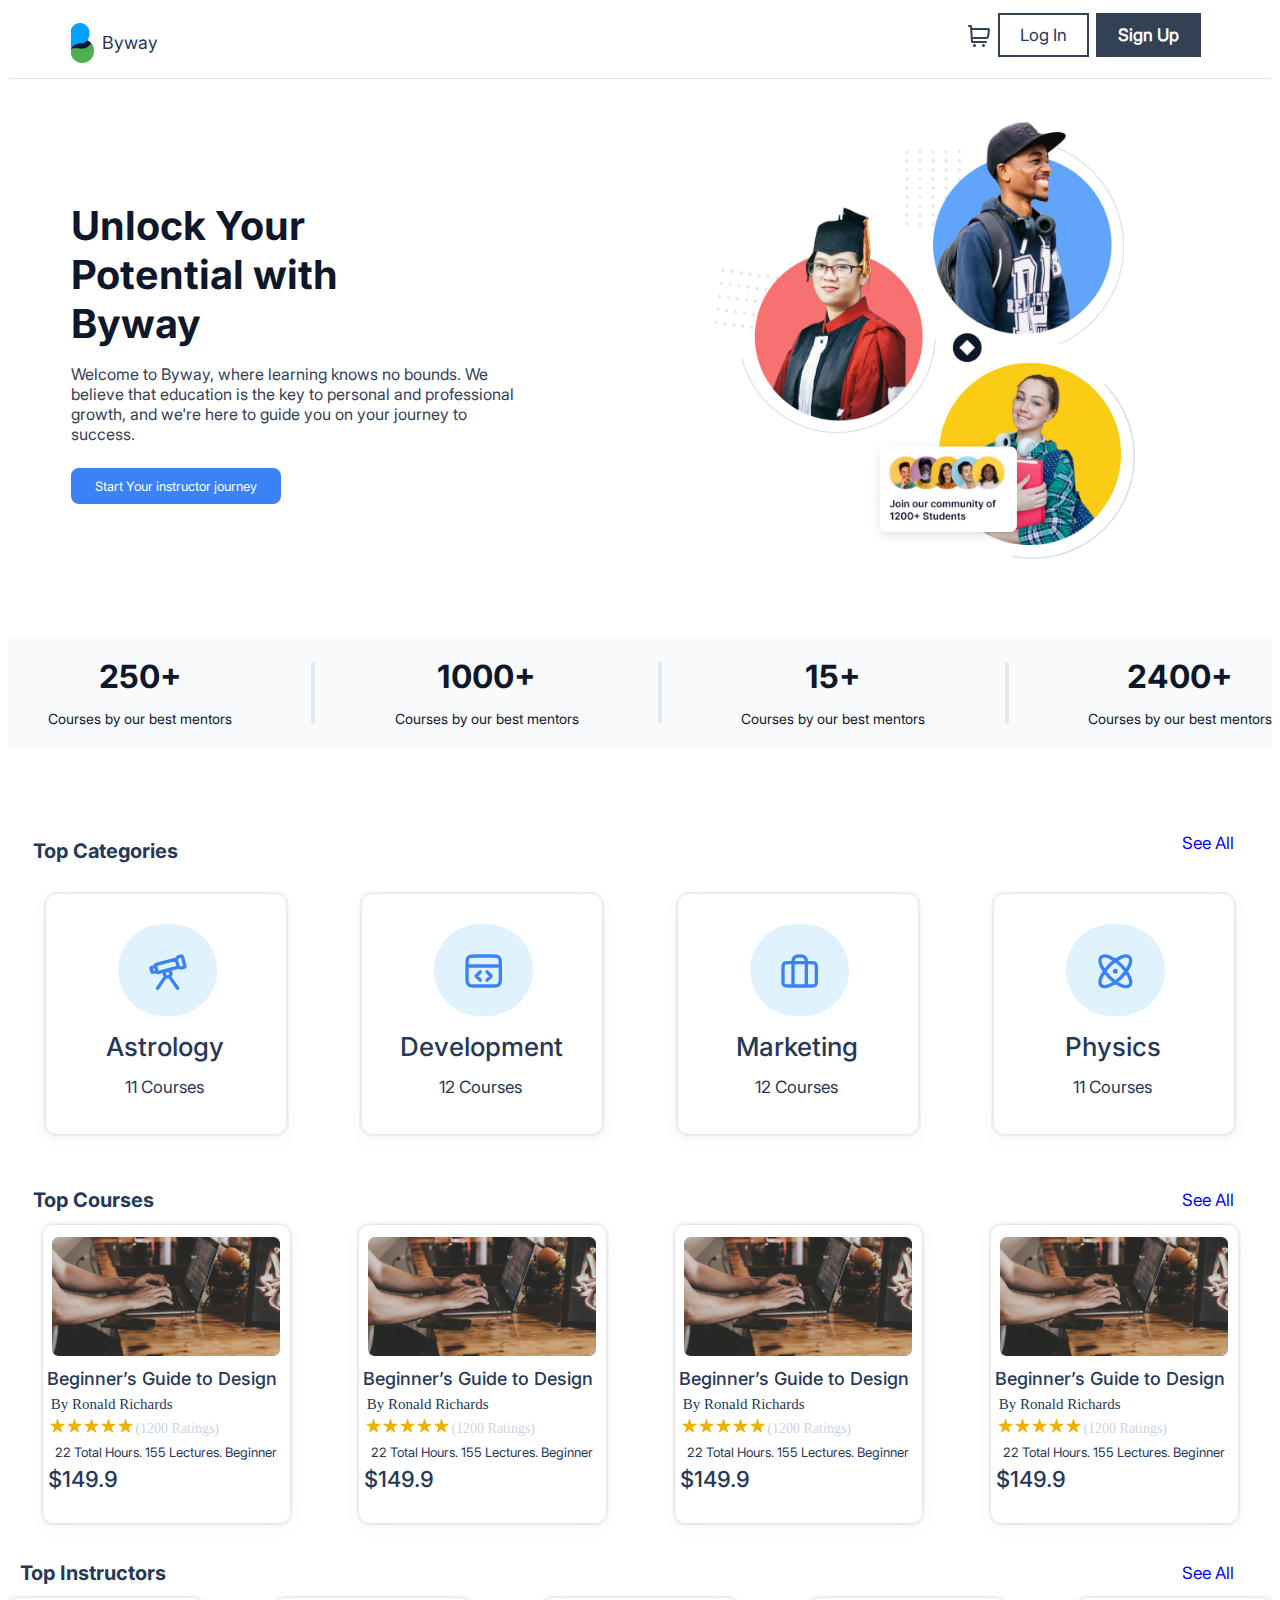
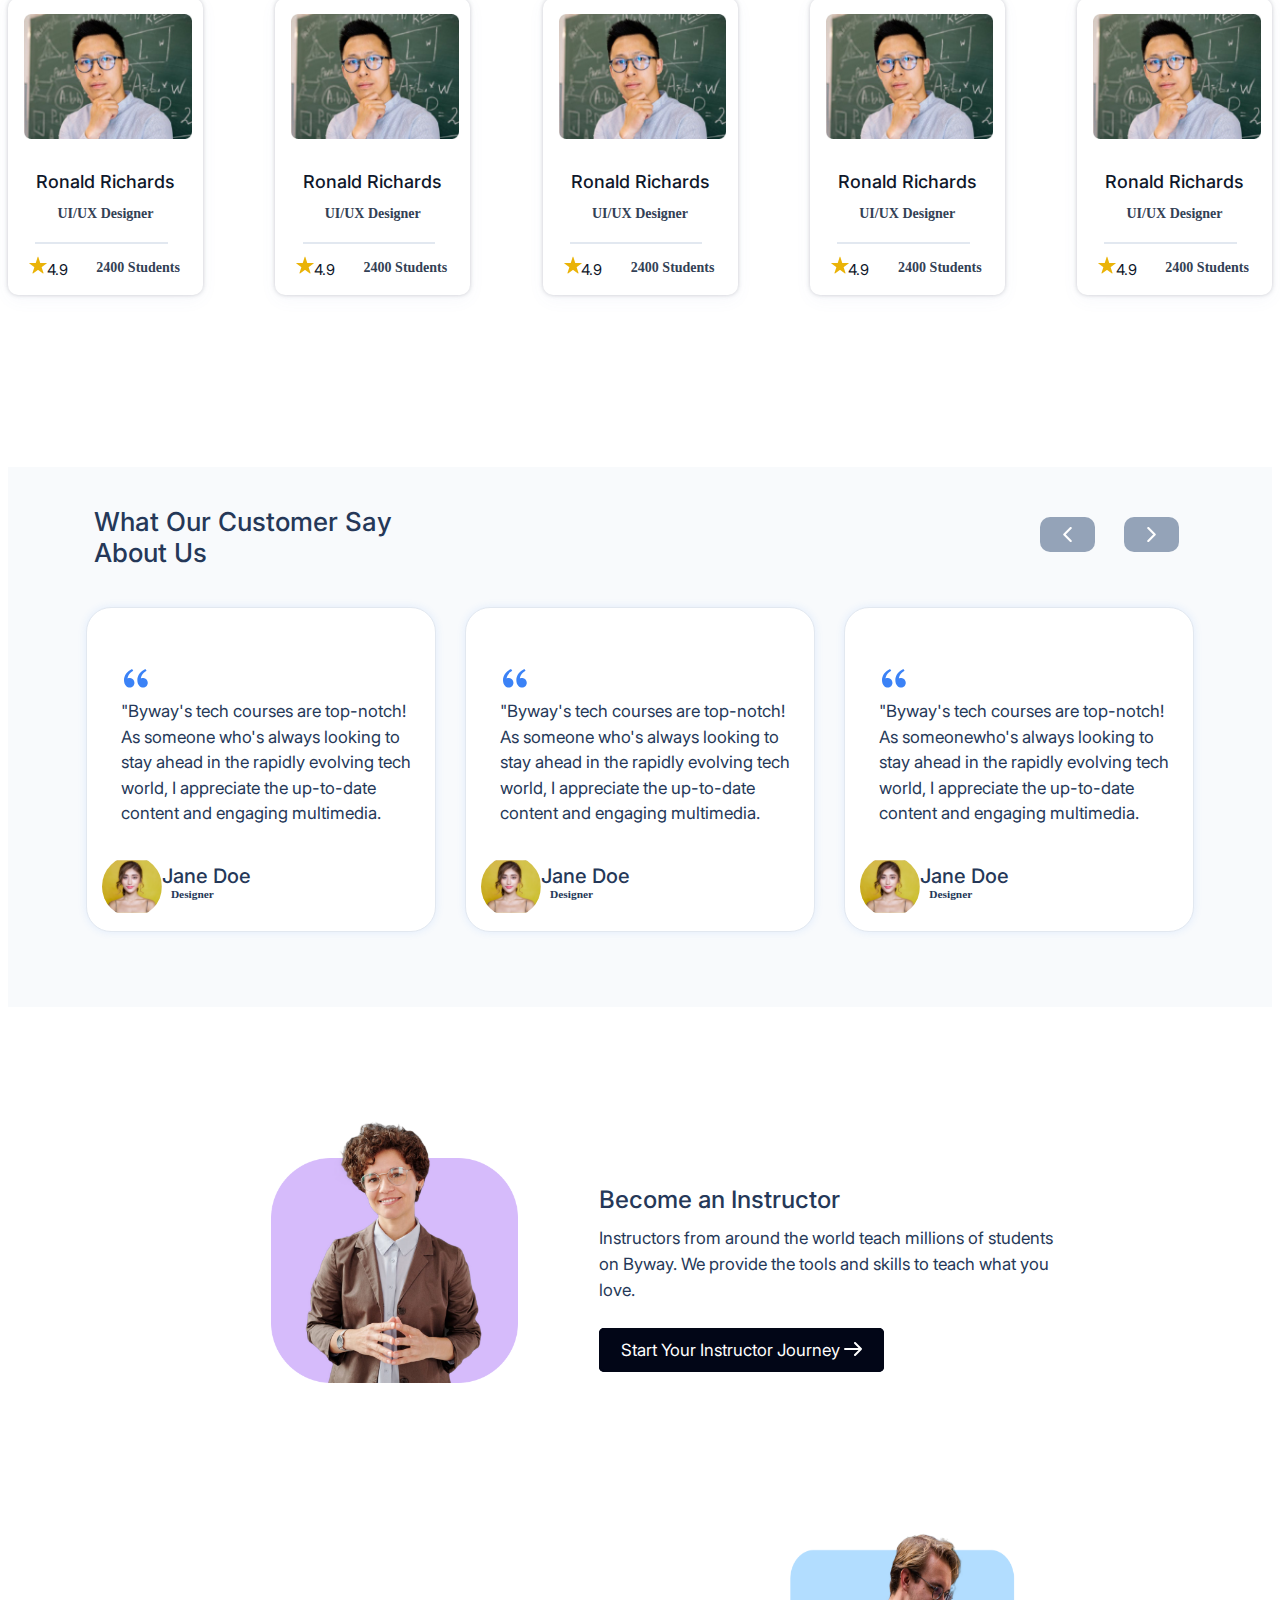
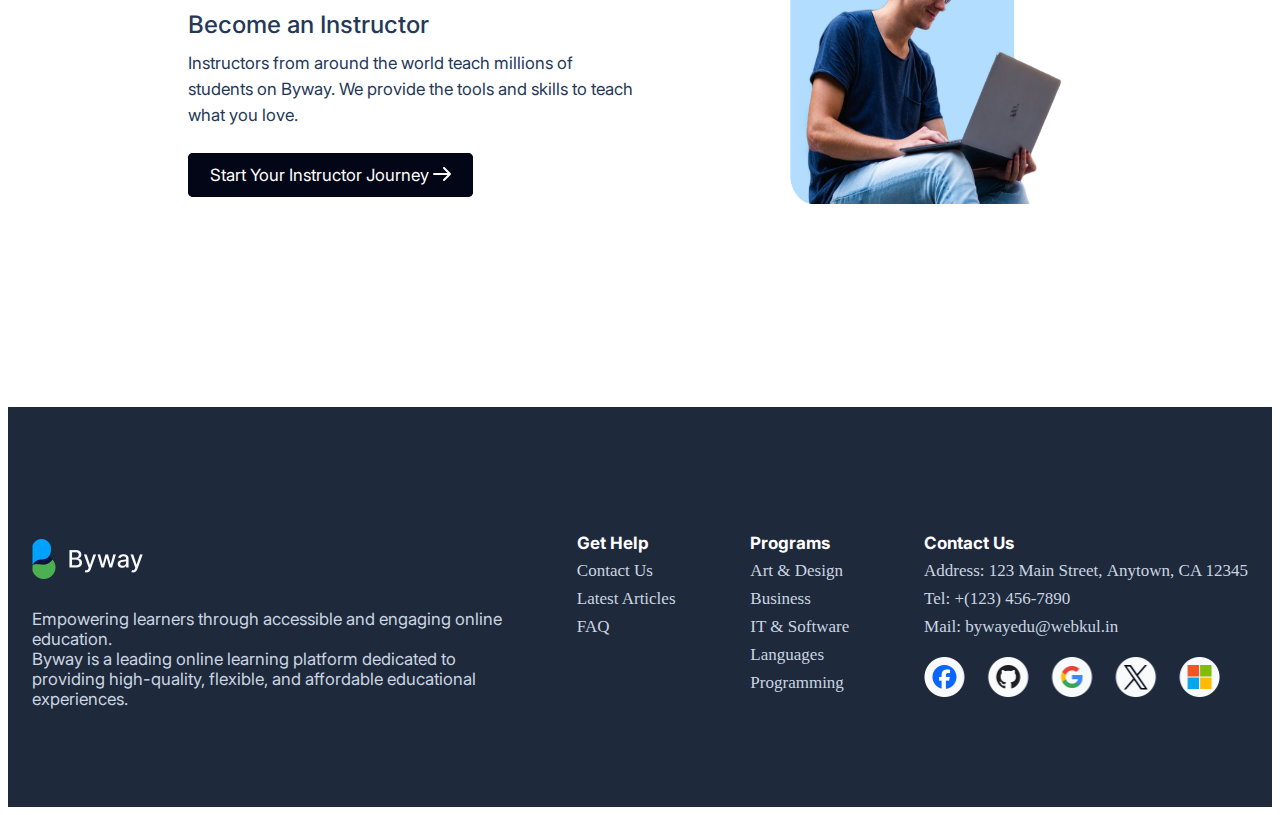
<file: index.html>
<!DOCTYPE html>
<html lang="en">
  <head>
    <meta charset="UTF-8" />
    <meta http-equiv="X-UA-Compatible" content="IE=edge" />
    <meta name="viewport" content="width=device-width, initial-scale=1.0" />
    <title>Byway</title>
    <link rel="stylesheet" href="style.css" />
    <link rel="icon" href="./images/logo.svg">
  </head>
  <body>
    <section id="main">
        <header id="header">
            <section class="wrapper">
                <div>
                    <div class="left">
                        <a href="#"><img src="images/logo.svg" alt="Logo"/></a>
                        <span>
                          <a href="index.html">Byway</a>
                        </span>
                    </div>
                    <nav>
                        <ul>
                          <li><img src="images/cart.svg" alt="cart" /></li>
                          <li><a href="#">Log In</a></li>
                          <li><a href="#">Sign Up</a></li>
                        </ul>
                    </nav>
                </div>
            </section>
        </header>
        <div class="line"> </div>
        <section id="spotlight">
            <div class="wrapper">
                <div class="spotlight-content">
                    <div class="spotlight-left">
                        <h1>Unlock Your Potential with Byway</h1>
                        <p>Welcome to Byway, where learning knows no bounds. We believe that education is the key to
                            personal and professional growth, and we're here to guide you on your journey to success.
                        </p>
                        <a href="index.html"><button class="spt-btn">Start Your instructor journey</button></a>
                    </div>
                    <div class="spotlight-right">
                        <div class="img-container">
                            <img src="images/spotlight.png" alt="image" />
                        </div>
                    </div>
                </div>
            </div>
        </section>
        <section id="status">
          <div class="status-content">
            <ul>
                <li>
                  <h1>250+</h1>
                  <p>Courses by our best mentors</p>
                </li>
                <hr class="statusline">
                <li>
                  <h1>1000+</h1>
                  <p>Courses by our best mentors</p>
                </li>
                <hr class="statusline">
                <li>
                  <h1>15+</h1>
                  <p>Courses by our best mentors</p>
                </li>
                <hr class="statusline">
                <li>
                  <h1>2400+</h1>
                  <p>Courses by our best mentors</p>
                </li>
              </ul>
          </div>
        </section>
        <section id="middle">
          <section class="wrapper">
            <div class="one">
              <h1>Top Categories</h1>
              <a href="">See All</a>
            </div>
            <div class="two">
              <ul>
                <a href="#"><li><img src="images/astrology.svg" alt="" /></li>
                <h2>Astrology</h2>
                <p>11 Courses</p></a>
              </ul>
              <ul>
                <a href="#"><li><img src="images/devlopment.svg" alt="" /></li>
                <h2>Development</h2>
                <p>12 Courses</p></a>
              </ul>
              <ul>
                <a href="#"><li><img src="images/marketing.svg" alt="" /></li>
                <h2>Marketing</h2>
                <p>12 Courses</p></a>
              </ul>
              <ul>
                <a href="#"><li><img src="images/physics.svg" alt="" /></li>
                <h2>Physics</h2>
                <p>11 Courses</p></a>
              </ul>
            </div>
          </section>
        </section>
        <section id="Courses">
          <section class="wrapper">
            <div class="one">
              <h1>Top Courses</h1>
              <a href="">See All</a>
            </div>
            <div class="container">
              <a href="#"><div class="box">
                <img src="images/bg.jpg" alt="" />
                <h3>Beginner’s Guide to Design</h3>
                <h6>By Ronald Richards</h6>
                <ul>
                  <li><img src="images/star.svg" alt="" /></li>
                  <li><img src="images/star.svg" alt="" /></li>
                  <li><img src="images/star.svg" alt="" /></li>
                  <li><img src="images/star.svg" alt="" /></li>
                  <li><img src="images/star.svg" alt="" /></li>
                  <li class="li-text">(1200 Ratings)</li>
                </ul>
                <p>22 Total Hours. 155 Lectures. Beginner</p>
                <h5>$149.9</h5>
              </div>
              </a>
              <a href="#"><div class="box">
                <img src="images/bg.jpg" alt="" />
                <h3>Beginner’s Guide to Design</h3>
                <h6>By Ronald Richards</h6>
                <ul>
                  <li><img src="images/star.svg" alt="" /></li>
                  <li><img src="images/star.svg" alt="" /></li>
                  <li><img src="images/star.svg" alt="" /></li>
                  <li><img src="images/star.svg" alt="" /></li>
                  <li><img src="images/star.svg" alt="" /></li>
                  <li class="li-text">(1200 Ratings)</li>
                </ul>
                <p>22 Total Hours. 155 Lectures. Beginner</p>
                <h5>$149.9</h5>
              </div>
              </a>
              <a href="#"><div class="box">
                <img src="images/bg.jpg" alt="" />
                <h3>Beginner’s Guide to Design</h3>
                <h6>By Ronald Richards</h6>
                <ul>
                  <li><img src="images/star.svg" alt="" /></li>
                  <li><img src="images/star.svg" alt="" /></li>
                  <li><img src="images/star.svg" alt="" /></li>
                  <li><img src="images/star.svg" alt="" /></li>
                  <li><img src="images/star.svg" alt="" /></li>
                  <li class="li-text">(1200 Ratings)</li>
                </ul>
                <p>22 Total Hours. 155 Lectures. Beginner</p>
                <h5>$149.9</h5>
              </div>
              </a>
              <a href="#"><div class="box">
                <img src="images/bg.jpg" alt="" />
                <h3>Beginner’s Guide to Design</h3>
                <h6>By Ronald Richards</h6>
                <ul>
                  <li><img src="images/star.svg" alt="" /></li>
                  <li><img src="images/star.svg" alt="" /></li>
                  <li><img src="images/star.svg" alt="" /></li>
                  <li><img src="images/star.svg" alt="" /></li>
                  <li><img src="images/star.svg" alt="" /></li>
                  <li class="li-text">(1200 Ratings)</li>
                </ul>
                <p>22 Total Hours. 155 Lectures. Beginner</p>
                <h5>$149.9</h5>
              </div>
              </a>
            </div>
          </section>
        </section>
        <section id="Instructors">
          <section class="wrapper">
            <div class="one">
              <h1>Top Instructors</h1>
              <a href="">See All</a>
            </div>
            <div class="container">
              <div class="box">
                <div class="imgbox">
                    <img src="images/model-5.jpg" alt="" />
                </div>
                <h2>Ronald Richards</h2>
                <h6>UI/UX Designer</h6>
                <span></span>
                <div class="star">
                  <img src="images/star.svg" alt="Star" />
                  <p>4.9</p>
                  <h6>2400 Students</h6>
                </div>
              </div>
              <div class="box">
                <div class="imgbox">
                    <img src="images/model-5.jpg" alt="" />
                </div>
                <h2>Ronald Richards</h2>
                <h6>UI/UX Designer</h6>
                <span></span>
                <div class="star">
                  <img src="images/star.svg" alt="Star" />
                  <p>4.9</p>
                  <h6>2400 Students</h6>
                </div>
              </div>
              <div class="box">
                <div class="imgbox">
                    <img src="images/model-5.jpg" alt="" />
                </div>
                <h2>Ronald Richards</h2>
                <h6>UI/UX Designer</h6>
                <span></span>
                <div class="star">
                  <img src="images/star.svg" alt="Star" />
                  <p>4.9</p>
                  <h6>2400 Students</h6>
                </div>
              </div>
              <div class="box">
                <div class="imgbox">
                    <img src="images/model-5.jpg" alt="" />
                </div>
                <h2>Ronald Richards</h2>
                <h6>UI/UX Designer</h6>
                <span></span>
                <div class="star">
                  <img src="images/star.svg" alt="Star" />
                  <p>4.9</p>
                  <h6>2400 Students</h6>
                </div>
              </div>
              <div class="box">
                <div class="imgbox">
                    <img src="images/model-5.jpg" alt="" />
                </div>
                <h2>Ronald Richards</h2>
                <h6>UI/UX Designer</h6>
                <span></span>
                <div class="star">
                  <img src="images/star.svg" alt="Star" />
                  <p>4.9</p>
                  <h6>2400 Students</h6>
                </div>
              </div>
            </div>
          </section>
        </section>
        <section id="Customer">
            <section class="wrapper">
                    <div class="top">
                    <div class="left">
                      <h2>
                        What Our Customer Say <br>
                        About Us
                      </h2>
                    </div>
                    <div class="right">
                      <a href="#"><img src="images/short-arrow-left.svg" alt="" /></a>
                      <a href="#"
                        ><img class="left" src="images/short-arrow-right.svg" alt=""
                      /></a>
                    </div>
                  </div>
                  <div class="container">
                    <div class="box">
                      <h1><img src="images/quotes.svg" alt="" /></h1>
                      <p>
                        "Byway's tech courses are top-notch! As someone who's always
                        looking to stay ahead in the rapidly evolving tech world, I
                        appreciate the up-to-date content and engaging multimedia.
                      </p>
                      <div class="classbox">
                        <div class="img_container">
                            <img src="images/span-7.svg" alt="" />
                          </div>
                          <h3>Jane Doe</h3>
                          <h6>Designer</h6>
                      </div>
                    </div>
                    <div class="box">
                      <h1><img src="images/quotes.svg" alt="" /></h1>
                      <p>
                        "Byway's tech courses are top-notch! As someone who's always
                        looking to stay ahead in the rapidly evolving tech world, I
                        appreciate the up-to-date content and engaging multimedia.
                      </p>
                      <div class="classbox">
                        <div class="img_container">
                            <img src="images/span-7.svg" alt="" />
                          </div>
                          <h3>Jane Doe</h3>
                          <h6>Designer</h6>
                      </div>
                    </div>
                    <div class="box">
                      <h1><img src="images/quotes.svg" alt="" /></h1>
                      <p>
                        "Byway's tech courses are top-notch! As someonewho's always
                        looking to stay ahead in the rapidly evolving tech world, I
                        appreciate the up-to-date content and engaging multimedia.
                      </p>
                      <div class="classbox">
                        <div class="img_container">
                            <img src="images/span-7.svg" alt="" />
                          </div>
                          <h3>Jane Doe</h3>
                          <h6>Designer</h6>
                      </div>
                    </div>
                  </div>
                </section>
        </section>
        <section id="last">
          <secction class="wrapper">
            <div class="container">
              <div class="left">
                <div class="img-container">
                  <img src="images/image 10.png" alt="" />
                </div>
                <div class="box-2">
                  <h4>Become an Instructor</h4>
                  <p>
                    Instructors from around the world teach millions of students
                    on Byway. We provide the tools and skills to teach what you
                    love.
                  </p>
                  <br />
                  <a href="#"
                    >Start Your Instructor Journey
                    <img class="img" src="images/arrow-right.svg" alt=""
                  /></a>
                </div>
              </div>
              <div class="right">
                <div class="box-2">
                  <h4>Become an Instructor</h4>
                  <p>
                    Instructors from around the world teach millions of students
                    on Byway. We provide the tools and skills to teach what you
                    love.
                  </p>
                  <br />
                  <a href="#"
                    >Start Your Instructor Journey
                    <img class="img" src="images/arrow-right.svg" alt=""
                  /></a>
                </div>
                <div class="img-container">
                  <img src="images/image 11.png" alt="" />
                </div>
              </div>
            </div>
          </secction>
        </section>

        <footer>
          <section class="footer">
            <div class="left">
              <h1><img src="images/image-4.png" alt="Logo" /></h1>
              <a href="#">
              <p>
                Empowering learners through accessible and engaging online<br />
                education. <br />Byway is a leading online learning platform
                dedicated to<br />
                providing high-quality, flexible, and affordable educational<br />
                experiences.
              </p>
              </a>
            </div>
            <div class="meddle">
              <ul>
                <li class="h1">Get Help</li>
                <li><a href="#">Contact Us</a></li>
                <li><a href="#">Latest Articles</a></li>
                <li><a href="#">FAQ</a></li>
              </ul>
            </div>
            <div class="second-meddle">
              <ul>
                <li class="h1">Programs</li>
                <li><a href="#">Art & Design</a></li>
                <li><a href="#">Business</a></li>
                <li><a href="#">IT & Software</a></li>
                <li><a href="#">Languages</a></li>
                <li><a href="#">Programming</a></li>
              </ul>
            </div>
            <div class="Contact_us">
              <ul>
                <li class="h1">Contact Us</li>
                <li>
                  <a href="#">Address: 123 Main Street, Anytown, CA 12345</a>
                </li>
                <li><a href="#">Tel: +(123) 456-7890</a></li>
                <li><a href="#">Mail: bywayedu@webkul.in</a></li>
                
                  <ul class="brands">
                    <li><a href="https://www.facebook.com/danish.nizam.332?mibextid=ZbWKwL"><img src="images/image 3.png" alt=""></a></li>
                  </ul>
                
              </ul>
            </div>
          </section>
        </footer>
    </section>
  </body>
</html>
</file>
<file: style.css>
body {
  font-family: "Inter 28pt";
  font-size: 17px;
  color: #253858;
  overflow-x: hidden;

}
li {
  list-style: none;
}
input,
textarea,
select {
  font-family: "Inter24pt-Regular";
  font-weight: 500;
}

@font-face {
  font-family: "Inter18pt-Bold";
  src: url("font/Inter18pt-Bold.woff2") format("woff2");
  font-weight: bold;
  font-style: normal;
  font-display: swap;
}

@font-face {
  font-family: "Inter18pt-Medium";
  src: url("font/Inter18pt-Medium.woff2") format("woff2");
  font-weight: 900;
  font-style: normal;
  font-display: swap;
}

@font-face {
  font-family: "Inter24pt-Regular";
  src: url("font/Inter24pt-Regular.woff2") format("woff2");
  font-weight: normal;
  font-style: normal;
  font-display: swap;
}


a {
  color: #253858;
  text-decoration: none;
  font-family: "Inter24pt-Regular";
}
button{
  font-family: "Inter24pt-Regular";
}
h1{
  font-family: "Inter18pt-Bold";
}
h2{
  font-family: "Inter18pt-Medium";
}
h3{
  font-family: "Inter18pt-Medium";
}
h4{
  font-family: "Inter18pt-Medium";
}
h5{
  font-family: "Inter18pt-Medium";
}
h6{
  font-family: "Inter18pt-Regular";
}
p{
  font-family: "Inter24pt-Regular";
}

a:hover,
.submit:hover {          
  opacity: 0.85;
}
.wrapper {
  margin: 0 auto;
  max-width: 1280px;
  width: 90%;
}

#header {
  width: 100%;
  height: 70px;
  display: flex;
}
#header div {
  display: flex;
  align-items: center;
}
#header div div.left {
  width: 30%;
  display: flex;
  align-items: center;
}
#header div div.left a {
  width: 31px;
}
#header div div.left a img {
  width: 100%;
  display: block;
}
#header div .left span {
  color: #334155;
  font-size: 18px;
  display: block;
}
#header div nav {
  width: 70%;
}
#header div nav ul {
  display: flex;
  justify-content: end;
}
#header div nav ul li {
  margin-right: 1%;
  list-style: none;
}
#header div nav ul li a {
  text-decoration: none;
  border: 2px solid #334155;
  padding: 10px 20px;
}
#header div nav ul li:nth-child(3) a {
  background-color: #334155;
  color: #ffffff;
  font-weight: 700;
}
.line{
   width: 100%;
   height: 1px;
   background-color:#E2E8F0;
   
}


#spotlight {
  padding-top: 40px;
  padding-bottom: 60px;
}
#spotlight .spotlight-content {
  display: flex;
  justify-content: space-between;
  align-items: center;
}
#spotlight .spotlight-content .spotlight-left {
  width: 50%;
}
#spotlight .spotlight-content .spotlight-left h1 {
    color: #0F172A;
    font-size: 40px;
    width: 63%;
    margin-bottom: 16px;
}
#spotlight .spotlight-content .spotlight-left p {
    color: #334155;
    font-size: 16px;
    width: 80%;
    margin-bottom: 24px;
}
#spotlight .spotlight-content .spotlight-left button {
    background-color: #3B82F6;
    padding: 10px 24px;
    border: #3B82F6;
    color: #ffff;
    border-radius: 8px;
}
#spotlight .spotlight-content .spotlight-right {
  width: 50%;
}
#spotlight .spotlight-content .spotlight-right .img-container {
  width: 74%;
  margin: auto;
}
#spotlight .spotlight-content .spotlight-right img {
  display: block;
  width: 100%;
}


#status {
  background: #f8fafc; 
 margin-bottom: 60px;
}
#status .status-content {
}
#status .status-content ul {
  display: flex;
  justify-content: space-between;
}
#status .status-content ul li {
    text-align: center;
}
#status .status-content ul li h1 {
    font-size: 32px;
    color: #0F172A;
    margin-bottom: 6px;
}
#status .status-content ul li p {
    font-size:14px ;
    color: #0F172A;
}
#status .status-content ul .statusline{
    border: 2px solid #E2E8F0;
    height: 57px;
    margin: auto;
}

#middle {
  margin-bottom: 24px;
}
#middle .wrapper {
  width: 100%;
}
#middle .wrapper div.one {
  width: 100%;
  display: flex;
  flex: wrap;
  justify-content: space-between;
  align-items: center;
  text-align: center;
}
#middle .wrapper div.one h1 {
  font-size: 20px;
  margin-top: 30px;
}
#middle .wrapper div.two {
  display: flex;
  justify-content: space-between;
  text-align: center;
  align-items: center;
}
#middle .wrapper div.one a {
  text-decoration: none;
  color: blue;
}
#middle .wrapper div.two ul {
  box-shadow: rgba(67, 71, 85, 0.27) 0px 0px 0.25em,
    rgba(90, 125, 188, 0.05) 0px 0.25em 1em;
  width: 260px;
  height: 240px;
  border-radius: 10px;
  list-style: none;
}
#middle .wrapper div.two ul li {
  margin-top: 30px;
  margin-left: 25%;
  width: 99px;
  height: 92px;
  border-radius: 50px;
  background: #e0f2fe;
}
#middle .wrapper div.two ul li img {
  margin-top: 30px;
}
#middle .wrapper div.two ul h2 {
  margin-top: 15px;
  margin-left: -30px;
}
#middle .wrapper div.two ul p {
  margin-top: 10px;
  margin-left: -35px;
}
#Courses {
  margin-bottom: 24px;  
}
#Courses .wrapper {
  width: 100%;
}
#Courses .wrapper .one {
  width: 100%;
  display: flex;
  justify-content: space-between;
  align-items: center;
  text-align: center;
}
#Courses .wrapper .one h1 {
  font-size: 20px;
}
#Courses .wrapper .one a {
  text-decoration: none;
  color: blue;
}
#Courses .wrapper .container {
  display: flex;
  justify-content: space-between;
  text-align: center;
  align-items: center;
}
#Courses .wrapper .container .box {
  width: 20%;
  box-shadow: rgba(67, 71, 85, 0.27) 0px 0px 0.25em,
    rgba(90, 125, 188, 0.05) 0px 0.25em 1em;
  width: 290px;
  height: 300px;
  border-radius: 10px;
}
#Courses .wrapper .container .box img {
}
#Courses .wrapper .container .box h3 {
  font-size: 18px;
  margin-top: 8px;
  margin-left: -20%;
}
#Courses .wrapper .container .box h6 {
  margin-top: -11px;
  font-weight: 300;
  font-size: 15px;
  margin-left: -50%;
}
#Courses .wrapper .container .box ul {
  display: flex;
  justify-items: left;
  margin-left: -10%;
}
#Courses .wrapper .container .box ul li {
  list-style: none;
  margin-top: -13%;
  margin-right: 2px;
}
#Courses .wrapper .container .box img {
  margin-top: 12px;
}
#Courses .wrapper .container .box ul li.li-text {
  font-size: 14px;
  padding-top: 12px;
}
#Courses .wrapper .container .box ul li img {
  width: 15px;
}
#Courses .wrapper .container .box p {
  margin-top: -21px;
  font-size: 14px;
  margin-left: -15%;
}
#Courses .wrapper .container .box h5 {
  margin-top: -1%;
  margin-left: -72%;
  font-size: 22px;
}
#Instructors {
}
#Instructors .wrapper {
  width: 100%;
  height: 520px;
}
#Instructors .wrapper .one {
  width: 100%;
  display: flex;
  justify-content: space-between;
  align-items: center;
  text-align: center;
}
#Instructors .wrapper .one h1 {
  font-size: 20px;
}
#Instructors .wrapper .one a {
  text-decoration: none;
  color: blue;
}
#Instructors .wrapper .container {
  display: flex;
  justify-content: space-between;
}
#Instructors .wrapper .container .box {
  box-shadow: rgba(67, 71, 85, 0.27) 0px 0px 0.25em,
    rgba(90, 125, 188, 0.05) 0px 0.25em 1em;
  border-radius: 10px;
}
#Instructors .wrapper .container .box .imgbox {
   width: 86%; 
   margin: 0 auto;
   padding: 16px 16px;
   margin-bottom: 16px;
}
#Instructors .wrapper .container .box img {
  display: block;
  width: 100%;
}
#Instructors .wrapper .container .box h2 {
  font-size: 18px;
  color: #0F172A;
  text-align: center;
}
#Instructors .wrapper .container .box h6 {
  color: #334155;
  font-size: 14px;
  text-align: center;
}
#Instructors .wrapper .container .box span {
  display: block;
  width: 179px;
  height: 0px;
  margin: 0px 25px;
  border: 1px solid #e2e8f0;
}
#Instructors .wrapper .container .box .star {
  display: flex;
  justify-content: space-between;
}
#Instructors .wrapper .container .box .star img {
  margin-top: 11px;
  margin-left: 21px;
  width: 22px;
  height: 34px;
}

#Instructors .wrapper .container .box .star p {
  margin-left: -26%;
  font-size: 15px;
  padding-top: 6px;
  color: #0f172a;
}
#Instructors .wrapper .container .box .star h6 {
  margin-top: 21px;
  margin-right: 23px;
  font-size: 12px;
}

/* <!--customer--> */

#Customer {
    background: #f8fafc;
}
#Customer .wrapper .top {
  width: 100%;
  height: 180px;
  display: flex;
  justify-content: space-between;
  align-items: center;
}
#Customer .wrapper .top .left {
  width: 50%;
}
#Customer .wrapper .top .right {
  width: 50%;
  text-align: right;
}
#Customer .wrapper .top .right a {
}
#Customer .wrapper .top .right a img {
  width: 15px;
  height: 15px;
  padding: 10px 20px;
  background-color: #94a3b8;
  margin-left: 25px;
  border-radius: 10px;
}
#Customer .wrapper .top .right a img.left {
  margin-right: 30px;
}
#Customer .wrapper .container {
  width: 100%;
  height: 400px;
  display: flex;
  justify-content: space-between;
}
#Customer .wrapper .container .box {
  border: 1px solid #E2E8F0;
  box-shadow: 0px 0px 8px 0px #3b82f61f;
  width: 28%;
  height: 275px;
  border-radius: 25px;
  background-color: #ffffff;
  padding: 24px 24px;

}
#Customer .wrapper .container h1 {
}
#Customer .wrapper .container h1 img {

}
#Customer .wrapper .container p {
  line-height: 25.6px;
}
#Customer .wrapper .container .classbox .img_container {
    width: 60px;
    padding-top: 12px;
}
#Customer .wrapper .container .classbox .img_container img {
    width: 100%;
    display: block;
    border-radius: 50%;
}
#Customer .wrapper .container .classbox{
    display: flex;
}
#Customer .wrapper .container .box .cla425pxssbox h3{
  padding-left: 2%;
  margin-top: 1%;
}
#Customer .wrapper .container .box .


#last {
  height: 950px;
}
#last .wrapper {
  width: 100%;
  height: 400px;
  margin: 0px auto;
}
#last .wrapper .container {
  height: 106vh;
}
#last .wrapper .container .left {
  height: 440px;
  display: flex;
  align-items: center;
}
#last .wrapper .container .left .img-container {
  width: 40%;
  margin-top: 90px;
}
#last .wrapper .container .left .img-container img {
  width: 400px;
  height: 425px;
  padding-left: 52%;
}
#last .wrapper .container .left .box-2 {
  width: 50%;
  justify-content: center;
  padding-left: 180px;
}
#last .wrapper .container .left .box-2 h4 {
  padding-top: 118px;
  font-size: 24px;
  font-weight: 800;
}
#last .wrapper .container .left .box-2 p {
  line-height: 25.6px;
  margin-top: -20px;
  padding-right: 26%;
}
#last .wrapper .container .left .box-2 a {
  text-decoration: none;
  border: 2px solid #020617;
  padding: 10px 20px;
  background: #020617;
  color: #ffffff;
  border-radius: 5px;
}
#last .wrapper .container .left .box-2 a img {
}
#last .wrapper .container .right {
  height: 440px;
  display: flex;
  align-items: center;
}
#last .wrapper .container .right .img-container {
  width: 40%;
  margin-top: 90px;
}
#last .wrapper .container .right .img-container img {
  width: 472px;
  height: 385px;
}
#last .wrapper .container .right .box-2 {
  width: 50%;
  justify-content: center;
  padding-left: 180px;
}
#last .wrapper .container .right .box-2 h4 {
  padding-top: 118px;
  font-size: 24px;
  font-weight: 800;
}
#last .wrapper .container .right .box-2 p {
  line-height: 25.6px;
  margin-top: -20px;
  padding-right: 26%;
}
#last .wrapper .container .right .box-2 a {
  text-decoration: none;
  border: 2px solid #020617;
  padding: 10px 20px;
  background: #020617;
  color: #ffffff;
  border-radius: 5px;
}

footer {
  margin: 0%;
  width: 100%;
  height: 400px;
  display: flex;
  align-items: center;
  justify-content: center;
  background-color: #1e293b;
}
footer a,li {
  color: #CBD5E1;
  margin-bottom: 8px;
  font-family: "Inter18pt-Regular";
}
footer .h1 {
  font-weight: bold;
  color: #ffffff;
  font-family: "Inter18pt-Bold";
}
.footer{
  display: flex;
  justify-content: space-between;
  width: 1280px;
  height: 183px;
}
footer .left {

}
footer .left p {

}
footer .meddle {

}
footer .meddle ul {

}
footer .meddle ul li {

}
footer .meddle ul li a {

}
footer .second-meddle {

}
footer .second-meddle ul {

}
footer .second-meddle ul li {

}
footer .second-meddle ul li a {

}
footer .Contact_us {

}
footer .Contact_us ul {

}
footer .Contact_us ul li {

}
footer .Contact_us ul li a {

}
footer .second-meddle ul li ul{

}
footer .second-meddle ul li ul li{

}
footer .second-meddle ul li ul li a{
  padding: 5px 10px;
  color: #3B82F6;
  box-shadow: rgba(67, 71, 85, 0.27) 0px 0px 0.25em,
  rgba(90, 125, 188, 0.05) 0px 0.25em 1em;
  
}
footer .second-meddle ul li ul li a img{

}
ul.brands {
  margin-top: 20px;
  padding: 0;
  width: 300px;
}

ul.brands li a img {
  width: 296px;
  height: 40px;
}

footer .second-meddle ul li ul li a {
  padding: 5px 10px;
  color: #3b82f6;
  box-shadow: rgba(67, 71, 85, 0.27) 0px 0px 0.25em,
    rgba(90, 125, 188, 0.05) 0px 0.25em 1em;
}
@media (max-width: 1280px) {
  #main .wrapper header .left {
    margin-left: 2%;
  }
  #home .wrapper div.right img {
    width: 398px;
    height: 411px;
    margin-left: -9%;
  }
  #main .wrapper header nav ul {
    padding-right: 10px;
  }

  #middle .wrapper div.one h1 {
    margin-left: 2%;
  }
  #home .wrapper div.left h1 {
    padding-left: 3%;
  }
  #home .wrapper div.left p {
    padding-left: 3%;
  }
  #home .wrapper div.left a {
    margin-left: 3%;
  }
  #middle .wrapper div.two ul {
    width: 200px;
  }
  #middle .wrapper div.two ul li {
    margin-left: 16%;
  }
  #middle .wrapper div.two {
    justify-content: space-around;
  }
  #middle .wrapper div.one {
    width: 97%;
  }
  #home .wrapper div.one h1 {
    margin-left: 22%;
  }
  #middle .wrapper div.two ul h2 {
    margin-left: -21%;
  }
  #middle .wrapper div.two ul p {
    margin-top: -3%;
    margin-left: -22%;
  }
  #Courses .wrapper .one {
    width: 97%;
  }
  #Courses .wrapper .one h1 {
    margin-left: 2%;
  }
  #Courses .wrapper .container {
    justify-content: space-around;
  }
  #Courses .wrapper .container .box {
    width: 247px;
    height: 298px;
  }
  #Courses .wrapper .container .box img {
    width: 92%;
  }
  #Courses .wrapper .container .box h3 {
    margin-left: -3%;
  }
  #Courses .wrapper .container .box h6 {
    margin-left: -44%;
  }
  #Courses .wrapper .container .box ul {
    margin-left: -13%;
  }

  #Courses .wrapper .container .box ul li img {
    margin: -6%;
  }
  #Courses .wrapper .container .box ul li.li-text {
    padding-top: 4px;
  }
  #Courses .wrapper .container .box p {
    margin-left: 0%;
    font-size: 13px;
  }
  #Courses .wrapper .container .box h5 {
    margin-top: -3%;
    margin-left: -67%;
  }
  #Instructors .wrapper .one {
    width: 97%;
  }
  #Instructors .wrapper .one h1 {
    padding-left: 12px;
  }

  #Instructors .wrapper .container .box span {
    margin-left: 14%;
    width: 67%;
    margin-top: -13px;
  }
  #Instructors .wrapper .container .box .star p {
    margin-left: -15%;
    font-size: 15px;
    margin-top: 5%;
  }
  #Instructors .wrapper .container .box .star h6 {
    margin-top: 16px;
    font-size: 14px;
  }
  #Instructors .wrapper .container .box .star img {
    margin-top: 2%;
    width: 18px;
  }
  #Instructors .wrapper .container h1 img {
    padding-left: 7%;
    width: 24px;
  }
  #Customer .wrapper .top {
    height: 140px;
  }
  #Customer .wrapper .top .left h2 {
    padding-left: 4%;
  }
  #Customer .wrapper .container {
    justify-content: space-around;
  }
  #Customer .wrapper .container .box {
    padding: 24px 15px;
    width: 28%;
  }
  #Customer .wrapper .container .box .classbox h6 {
    margin-top: 14%;
    margin-left: -25%;
  }
  #Customer .wrapper .container h1 img {
    padding-left: 7%;
    width: 24px;
  }
  #Customer .wrapper .container p {
    padding-left: 6%;
    margin-top: -20px;
  }
  #Customer .wrapper .container .img_container img {
    border-radius: 50%;
    width: 69px;
    height: 61px;
  }
  #last .wrapper .container .left .img-container {
    margin-top: 55px;
  }
  #last .wrapper .container {
    height: 100vh;
  }
  #last .wrapper .container .left .box-2 {
    padding-left: 85px;
  }
  #last .wrapper .container .left .box-2 h4 {
    padding-top: 60px;
  }
  #last .wrapper .container .right .img-container img {
    margin-top: -20px;
  }
  #last .wrapper .container .left .img-container img {
    width: 247px;
    height: 262px;
    padding-right: 15px;
  }
  #last .wrapper .container .left .img-container {
    margin-top: 55px;
  }
  #last .wrapper .container .right .box-2 h4 {
    padding-top: 30px;
  }
  #last .wrapper .container .right {
    
  }
  #Instructors .wrapper .container .box {
    width: 199px;
    height: 297px;
  }
  #last .wrapper .container .right .img-container img {
    margin-top: -90px;
    width: 275px;
    height: 279px;
  }
  #Instructors .wrapper .container .box {
    width: 195px;
  }
  #Instructors .wrapper .container .box h6 {
    margin-top: -1px;
  }
  footer{
    margin-top: 100px;
  }
  .footer{
    margin: auto;
    padding-left: 24px;
    padding-right: 24px;
  }  
  @media (max-width: 1080px) {
    #home .wrapper div.left h1 {
      font-size: 40px;
      padding-right: 37%;
      padding-left: 7%;
    }
    #home .wrapper div.left p {
      margin-top: -40px;
      line-height: 25.6px;
      padding-bottom: 30px;
      padding-left: 7%;
    }
    #home .wrapper div.left a {
      margin-left: 7%;
    }
    #stats .wrapper div.stats ul li p {
      margin-top: -27%;
      font-size: 14px;
    }
    #middle .wrapper div.two ul {
      width: 160px;
    }
    #middle .wrapper div.two ul li {
      margin-left: 7%;
    }
    #Courses .wrapper .one {
      height: 16vh;
    }
    #Courses .wrapper .container .box {
      width: 215px;
      height: 275px;
      padding:30px 15px ;
    }
    #Courses .wrapper .container .box h3 {
      margin-left: -1%;
      font-size: 17px;
    }
    #Courses .wrapper .container .box h6 {
      margin-left: -20%;
      font-size: 19px;
    }
    #Courses .wrapper .container .box ul li {
      margin-top: -22%;
      margin-right: 10px;
      margin-left: -5px;
    }
    #Courses .wrapper .container .box p {
      margin-left: -4%;
      font-size: 11px;
      margin-top: -39px;
      padding-bottom: 20px;
    }
    #Courses .wrapper .container .box h5 {
      margin-top: -7%;
      margin-left: -66%;
    }
    #Courses .wrapper .container .box {
      width: 218px;
    }
    #Instructors .wrapper {
      height: 299px;
    }
    #Instructors .wrapper .one {
      height: 18vh;
    }
    #Instructors .wrapper .container .box {
      width: 180px;
      height: 280px;
    }
    #Instructors .wrapper .container .box img {
      margin-top: 11px;
      width: 159px;
    }
    #Instructors .wrapper .container .box h6 {
      font-size: 15px;
      margin-bottom: 39px;
    }
    #Instructors .wrapper .container .box span {
      width: 138px;
      margin-top: -31px;
    }
    #Instructors .wrapper .container .box .star img {
      margin-top: 0;
    }
    #Instructors .wrapper .container .box .star p {
      margin-left: -13%;
      font-size: 15px;
      margin-top: 3.9%;
    }
    #Instructors .wrapper .container .box .star h6 {
      margin-top: 14px;
      margin-right: 9px;
      font-size: 14px;
    }
    #Customer .wrapper .top {
      height: 183px;
      margin-top: 96px;
    }
    #Customer .wrapper .container {
      height: 297px;
    }
    #Customer .wrapper .container .box .classbox h3 {
      margin-top: 5%;
    }
    #Customer .wrapper .container .box .classbox h6 {
      margin-left: -31%;
      padding-top: 3%;
    }
    #last .wrapper .container .left .img-container img {
      padding-left: 32%;
    }
    #last .wrapper .container .right .box-2 {
      padding-left: 120px;
    }
    #last .wrapper .container .right .img-container {
      margin-top: 18px;
    }
    #last .wrapper .container .right .box-2 h4 {
      padding-top: 30px;
    }
  }
  @media (max-width: 980px) {
    #main .wrapper header {
      width: 100%;
    }
    #home .wrapper {
      height: 350px;
    }
    #main .wrapper header .left {
      margin-left: 4%;
    }
    #home .wrapper div.left h1 {
      font-size: 30px;
    }
    #home .wrapper div.left p {
      line-height: 22.6px;
      padding-right: 10%;
    }
    #home .wrapper div.right img {
      width: 292px;
      height: 309px;
    }
    #middle .wrapper div.two {
      height: 258px;
    }
    #middle .wrapper div.two ul {
      width: 120px;
      height: 215px;
    }
    #middle .wrapper div.two ul li {
      margin-left: -9%;
    }
    #middle .wrapper div.two ul h2 {
      margin-left: -35%;
    }
    #middle .wrapper div.two ul p {
      margin-top: -13%;
      margin-left: -36%;
    }
    #status .status-content ul {
      width: 95%;
      padding-left: 0px;
    }
    #status .status-content ul .statusline {
      height: 80px;
    }
    #Courses .wrapper .container .box {
      width: 170px;
      height: 265px;
    }
    #Courses .wrapper .container .box h6 {
      margin-left: -16%;
      font-size: 15px;
    }
    #Courses .wrapper .container .box ul li {
      margin-top: -27%;
      margin-right: 11px;
      margin-left: -14px;
    }
    #Courses .wrapper .container .box ul li img {
      height: 10px;
    }
    #Courses .wrapper .container .box p {
      margin-left: -12%;
    }
    #Courses .wrapper .container .box h5 {
      margin-left: -5%;
    }
    #Instructors .wrapper .container .box {
      width: 140px;
      height: 230px;
    }
    #Instructors .wrapper .container .box img {
      width: 108px;
    }
    #Instructors .wrapper .container .box h2 {
      margin-top: -14px;
      font-size: 18px;
    }
    #Instructors .wrapper .container .box h6 {
      margin-top: -7px;
    }
    #Instructors .wrapper .container .box span {
      width: 114px;
      margin-top: -25px;
      margin-left: 10px;
    }
    #Instructors .wrapper .container .box .star img {
      width: 16px;
      margin-left: 9px;
    }
    #Instructors .wrapper .container .box .star p {
      margin-left: -6%;
    }
    #Instructors .wrapper .container .box .star h6 {
      margin-top: 13px;
      margin-right: 7px;
      font-size: 13px;
    }
    #Customer {
      height: 70vh;
    }
    #Customer .wrapper .container p {
      font-size: 15px;
    }
    #Customer .wrapper .container .box {
      height: 295px;
    }
    #Customer .wrapper .container .box .classbox h6 {
      margin-left: -38%;
      padding-top: 7%;
    }
    #last .wrapper .container {
      height: 88vh;
    }
    #last .wrapper .container .right {
      height: 335px;
    }
    #last .wrapper .container .left .img-container img {
      padding-left: 25%;
    }
    #last .wrapper .container .right .box-2 {
      margin-top: -12%;
    }
    #last .wrapper .container .right .box-2 {
      padding-left: 80px;
    }
    #last .wrapper .container .right .img-container img {
      margin-top: -99px;
      width: 262px;
      height: 259px;
    }
  }
  @media (max-width: 768px) {
    #spotlight .spotlight-content .spotlight-left h1 {
      width: 85%;
    }
    #home .wrapper div.left h1 {
      font-size: 24px;
      padding-top: 35px;
    }
    #home .wrapper div.left p {
      padding-right: 18%;
      padding-top: 17px;
    }
    #home .wrapper div.right img {
      width: 231px;
      height: 237px;
    }
    #home .wrapper div.left a {
      margin-left: 6%;
    }
    #stats .wrapper div.stats {
      height: 22vh;
    }
    #middle .wrapper div.one {
      height: 40px;
    }
    #stats .wrapper div.stats ul {
      width: 100%;
      padding-left: 0px;
    }
    #stats .wrapper div.stats ul li h1 {
      font-size: 25px;
    }
    #middle .wrapper div.two {
      display: flex;
      flex-wrap: wrap;
      height: 533px;
      justify-content: space-between;
      padding-left: 7px;
      padding-right: 10px;
    }
    #Courses .wrapper .container {
      display: flex;
      flex-wrap: wrap;
      justify-content: space-between;
      padding-left: 7px;
      padding-right: 10px;
    }
    #Courses .wrapper .container .box {
      margin-bottom: 10%;
    }
    #Instructors .wrapper {
      height: 65vh;
    }
    #Instructors .wrapper .container {
      display: flex;
      justify-content: space-between;
      flex-wrap: wrap;
    }
    #Instructors .wrapper .container .box {
      width: 175px;
      margin-bottom: 10%;
    }
    #Instructors .wrapper .container .box:last-child {
      margin-right: 34%;
    }
    #Instructors .wrapper .container .box .imgbox {
      padding: 11px 9px;
    }
    #Instructors .wrapper .container .box img {
      width: 150px;
      margin-top: 0px;
    }
    #Customer {
      height: 122vh;
    }
    #Customer .wrapper {
      width: 100%;
      height: 95vh;
    }
    #Customer .wrapper .container {
      display: flex;
      justify-content: space-between;
      flex-wrap: wrap;
    }
    #Customer .wrapper .container .box {
      width: 40%;
      height: 277px;
      margin: 12px;
    }
    #Customer .wrapper .container .box .classbox h6 {
      margin-left: -31%;
      padding-top: 5%;
    }
    #last .wrapper .container {
      height: 78vh;
    }
    #last .wrapper .container .left {
      height: 365px;
    }
    #last .wrapper .container .left .img-container img {
      padding-left: 8px;
    }
    #last .wrapper .container .left .box-2 {
      padding-left: 63px;
    }
    #last .wrapper .container .left .box-2 a {
      width: 30px;
    }
    #last .wrapper .container .right {
      height: 365px;
      display: flex;
    }
    #last .wrapper .container .right .img-container img {
      margin: 0px;
      width: 248px;
      height: 219px;
    }
    #last .wrapper .container .right .box-2 h4 {
      padding: 0%;
    }
    #last .wrapper .container .right .box-2 {
      padding-left: 20px;
      margin: 0px;
    }
    .footer p {
      font-size:12px;
    }
  }
  @media (max-width: 640px) {
    #spotlight .spotlight-content .spotlight-left h1 {
      width: 116%;
    }
    #spotlight .spotlight-content .spotlight-right img {
      width: 125%;
    }
    #spotlight .spotlight-content .spotlight-left p {
      width: 106%;
    }
    #status {
      padding: 0;
    }
    #Instructors .wrapper .container .box {
      width: 170px;
    }
    #Customer .wrapper .top {
      margin-top: 35%;
    }
    #Customer .wrapper .container .box {
      width: 39%;
      height: 294px;
    }
    #Customer .wrapper .container .box .classbox h6 {
      margin-left: -37%;
    }
    #Courses .wrapper .container {
      margin-right: -20px;
    }
    #last .wrapper .container .left .img-container img {
      width: 84%;
      height: 75%;
    }
    #last .wrapper .container .left .box-2 {
      padding: 0;
    }
    #last .wrapper .container .left .box-2 a {
      padding: 11px 12px 11px 12px;
    }
    #last .wrapper .container .left .box-2 p {
      padding-right: 0%;
      line-height: 16.6px;
      margin-top: -22px;
    }

    #last .wrapper .container {
      height: 90vh;
    }
    #last .wrapper .container .right .box-2 {
      padding-left: 10px;
    }
    #last .wrapper .container .right .box-2 a {
      padding: 10px 11px;
    }
    footer {
      margin:0 auto;
      width: 640px;
    }
    .footer {
      padding-left: 80px;
      font-size: 13px;
    }
    .footer ul.brands li a img {
      width: 255px;
      height: 35px;
    }
  }
  @media (max-width: 540px) {
    body {
      width: 540px;
      margin: 0 auto;
    }
    #middle .wrapper div.two {
      width: 70%;
    }
    #middle .wrapper div.two {
      width: 100%;
    }
    #middle .wrapper div.two ul {
      width: 185px;
    }
    #middle .wrapper div.two ul li {
      margin-left: 10%;
    }
    #Courses .wrapper .container .box {
      width: 225px;
    }
    #Courses .wrapper .container .box ul {
      padding-left: 53px;
      padding-top: 7px;
    }
    #Courses .wrapper .container .box ul li {
      margin-top: -20%;
      margin-right: 15px;
    }
    #Courses .wrapper .container .box ul li img {
      height: 15px;
    }
    #Courses .wrapper .container .box h6 {
      margin-left: -35%;
    }
    #Courses .wrapper .container .box p {
      margin-left: -5%;
      padding-top: 5px;
    }
    #Instructors .wrapper .container .box {
      width: 225px;
      height: 36vh;
    }
    #Instructors .wrapper .container .box img {
      width: 195px;
    }
    #Instructors .wrapper .container .box span {
      width: 176px;
      margin-top: -25px;
      margin-left: 20px;
    }
    #Instructors .wrapper .container .box .star img {
      width: 16px;
      margin-left: 16px;
    }
    #Instructors .wrapper .container .box .star p {
      margin-left: -30%;
      margin-top: 5px;
    }
    #Instructors .wrapper .container .box .star h6 {
      margin-right: 26px;
    }
    #Customer .wrapper .top {
      margin-top: 135%;
    }
    #Customer .wrapper .container .box {
      width: 85%;
      height: 225px;
    }
    #Customer .wrapper .container .box .classbox {
      padding-left: 5%;
    }
    #Customer .wrapper .container .box .classbox h3 {
      margin-top: 3%;
    }
    #Customer .wrapper .container .box .classbox h6 {
      margin-left: -20%;
      margin-top: 5%;
    }
    #last .wrapper .container {
      padding-top: 85px;
    }
    #last .wrapper .container .left .box-2 {
      width: 60%;
    }
    #last .wrapper .container .right .box-2 {
      width: 60%;
    }
    #last .wrapper .container .right .img-container {
      width: 40%;
    }
  }
  @media (max-width: 480px) {
  }
  @media (max-width: 360px) {
  }
  @media (max-width: 320px) {
  }
}
</file>
